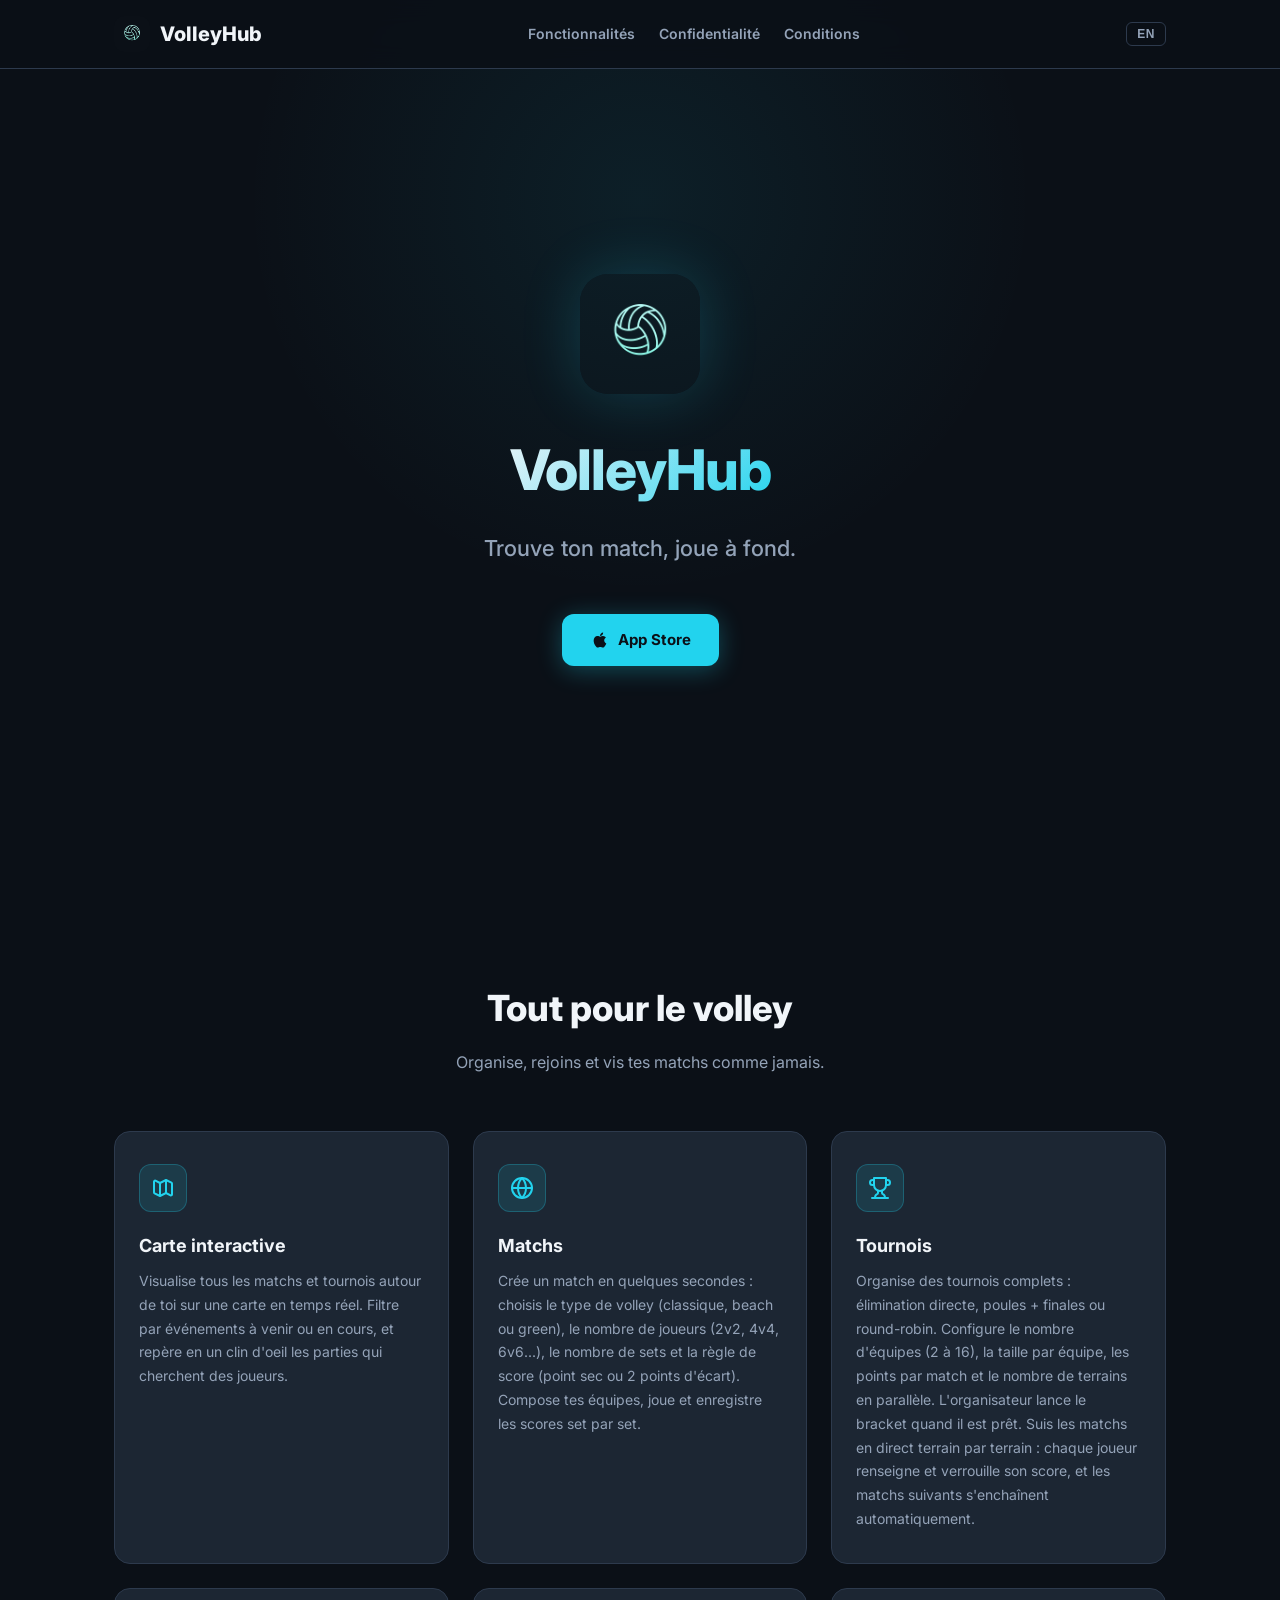
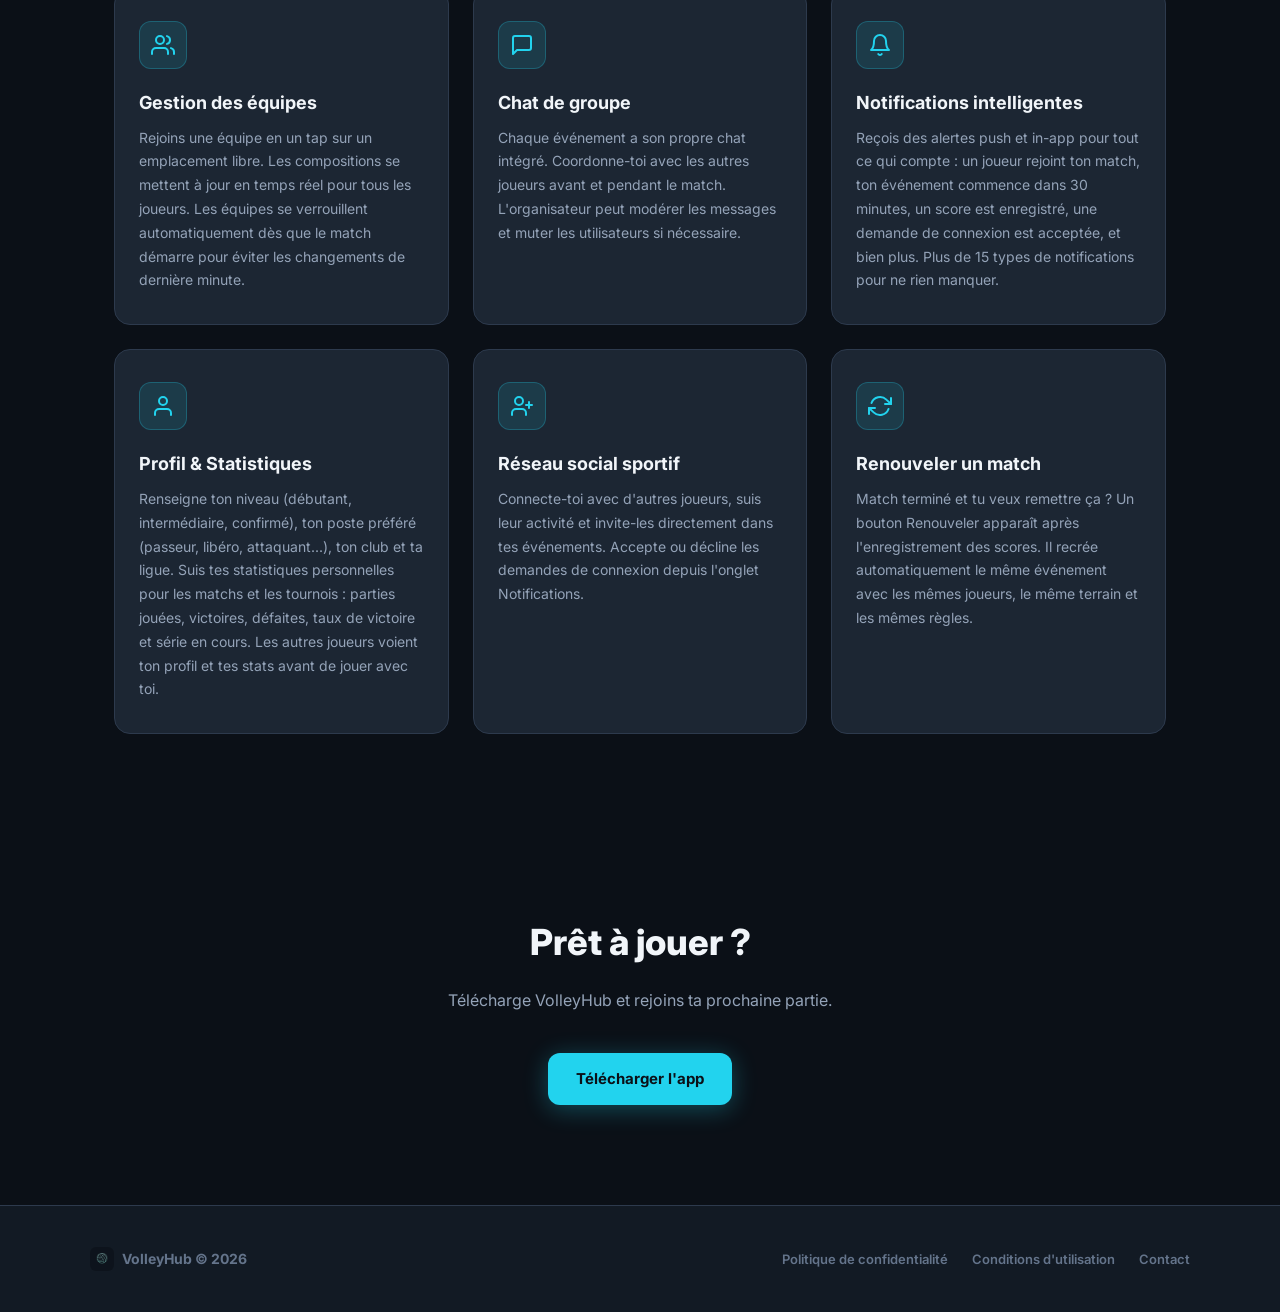
<file: index.html>
<!DOCTYPE html>
<html lang="fr">
<head>
  <meta charset="UTF-8" />
  <meta name="viewport" content="width=device-width, initial-scale=1.0" />
  <title>VolleyHub - Trouve ton match, joue à fond</title>
  <meta name="description" content="VolleyHub est l'application mobile pour organiser et rejoindre des matchs et tournois de volley-ball près de chez toi." />
  <link rel="icon" href="assets/logo.png" />
  <link rel="preconnect" href="https://fonts.googleapis.com" />
  <link rel="preconnect" href="https://fonts.gstatic.com" crossorigin />
  <link href="https://fonts.googleapis.com/css2?family=Inter:wght@400;500;600;700;800&display=swap" rel="stylesheet" />
  <link rel="stylesheet" href="style.css" />
</head>
<body>

  <!-- Navigation -->
  <nav class="nav">
    <div class="nav-inner">
      <a href="/" class="nav-brand">
        <img src="assets/logo.png" alt="VolleyHub" class="nav-logo" />
        VolleyHub
      </a>
      <ul class="nav-links" id="nav-links">
        <li><a href="#features" data-i18n="nav.features">Fonctionnalités</a></li>
        <li><a href="privacy.html" data-i18n="nav.privacy">Confidentialité</a></li>
        <li><a href="terms.html" data-i18n="nav.terms">Conditions</a></li>
      </ul>
      <div class="nav-right">
        <button id="lang-switch" class="lang-btn">EN</button>
        <button class="nav-burger" id="nav-burger" aria-label="Menu">
          <span></span><span></span><span></span>
        </button>
      </div>
    </div>
  </nav>

  <!-- Hero -->
  <section class="hero">
    <img src="assets/logo.png" alt="VolleyHub" class="hero-logo" />
    <h1>VolleyHub</h1>
    <p class="hero-tagline" data-i18n="hero.tagline">Trouve ton match, joue à fond.</p>
    <div class="hero-cta">
      <a href="#" class="btn btn-primary">
        <svg width="20" height="20" viewBox="0 0 24 24" fill="currentColor"><path d="M17.05 20.28c-.98.95-2.05.8-3.08.35-1.09-.46-2.09-.48-3.24 0-1.44.62-2.2.44-3.06-.35C2.79 15.25 3.51 7.59 9.05 7.31c1.35.07 2.29.74 3.08.8 1.18-.24 2.31-.93 3.57-.84 1.51.12 2.65.72 3.4 1.8-3.12 1.87-2.38 5.98.48 7.13-.57 1.5-1.31 2.99-2.54 4.09zM12.03 7.25c-.15-2.23 1.66-4.07 3.74-4.25.29 2.58-2.34 4.5-3.74 4.25z"/></svg>
        <span data-i18n="hero.appstore">App Store</span>
      </a>
    </div>
  </section>

  <!-- Features -->
  <section class="features" id="features">
    <h2 class="features-title" data-i18n="features.title">Tout pour le volley</h2>
    <p class="features-subtitle" data-i18n="features.subtitle">Organise, rejoins et vis tes matchs comme jamais.</p>
    <div class="features-grid">
      <div class="feature-card">
        <div class="feature-icon">
          <svg viewBox="0 0 24 24" fill="none" stroke="currentColor" stroke-width="2" stroke-linecap="round" stroke-linejoin="round"><path d="M9 20l-5.447-2.724A1 1 0 0 1 3 16.382V5.618a1 1 0 0 1 1.447-.894L9 7m0 13l6-3m-6 3V7m6 10l4.553 2.276A1 1 0 0 0 21 18.382V7.618a1 1 0 0 0-.553-.894L15 4m0 13V4m0 0L9 7"/></svg>
        </div>
        <h3 data-i18n="features.map.title">Carte interactive</h3>
        <p data-i18n="features.map.desc">Visualise tous les matchs et tournois autour de toi sur une carte en temps réel. Filtre par événements à venir ou en cours, et repère en un clin d'oeil les parties qui cherchent des joueurs.</p>
      </div>
      <div class="feature-card">
        <div class="feature-icon">
          <svg viewBox="0 0 24 24" fill="none" stroke="currentColor" stroke-width="2" stroke-linecap="round" stroke-linejoin="round"><circle cx="12" cy="12" r="10"/><path d="M12 2a14.5 14.5 0 0 0 0 20"/><path d="M12 2a14.5 14.5 0 0 1 0 20"/><path d="M2 12h20"/></svg>
        </div>
        <h3 data-i18n="features.matchOnly.title">Matchs</h3>
        <p data-i18n="features.matchOnly.desc">Crée un match en quelques secondes : choisis le type de volley (classique, beach ou green), le nombre de joueurs (2v2, 4v4, 6v6...), le nombre de sets et la règle de score (point sec ou 2 points d'écart). Compose tes équipes, joue et enregistre les scores set par set.</p>
      </div>
      <div class="feature-card">
        <div class="feature-icon">
          <svg viewBox="0 0 24 24" fill="none" stroke="currentColor" stroke-width="2" stroke-linecap="round" stroke-linejoin="round"><path d="M6 9H4.5a2.5 2.5 0 0 1 0-5H6"/><path d="M18 9h1.5a2.5 2.5 0 0 0 0-5H18"/><path d="M4 22h16"/><path d="M10 14.66V17c0 .55-.47.98-.97 1.21C7.85 18.75 7 20.24 7 22"/><path d="M14 14.66V17c0 .55.47.98.97 1.21C16.15 18.75 17 20.24 17 22"/><path d="M18 2H6v7a6 6 0 0 0 12 0V2Z"/></svg>
        </div>
        <h3 data-i18n="features.tournamentOnly.title">Tournois</h3>
        <p data-i18n="features.tournamentOnly.desc">Organise des tournois complets : élimination directe, poules + finales ou round-robin. Configure le nombre d'équipes (2 à 16), la taille par équipe, les points par match et le nombre de terrains en parallèle. L'organisateur lance le bracket quand il est prêt. Suis les matchs en direct terrain par terrain : chaque joueur renseigne et verrouille son score, et les matchs suivants s'enchaînent automatiquement.</p>
      </div>
      <div class="feature-card">
        <div class="feature-icon">
          <svg viewBox="0 0 24 24" fill="none" stroke="currentColor" stroke-width="2" stroke-linecap="round" stroke-linejoin="round"><path d="M17 21v-2a4 4 0 0 0-4-4H5a4 4 0 0 0-4 4v2"/><circle cx="9" cy="7" r="4"/><path d="M23 21v-2a4 4 0 0 0-3-3.87"/><path d="M16 3.13a4 4 0 0 1 0 7.75"/></svg>
        </div>
        <h3 data-i18n="features.teams.title">Gestion des équipes</h3>
        <p data-i18n="features.teams.desc">Rejoins une équipe en un tap sur un emplacement libre. Les compositions se mettent à jour en temps réel pour tous les joueurs. Les équipes se verrouillent automatiquement dès que le match démarre pour éviter les changements de dernière minute.</p>
      </div>
      <div class="feature-card">
        <div class="feature-icon">
          <svg viewBox="0 0 24 24" fill="none" stroke="currentColor" stroke-width="2" stroke-linecap="round" stroke-linejoin="round"><path d="M21 15a2 2 0 0 1-2 2H7l-4 4V5a2 2 0 0 1 2-2h14a2 2 0 0 1 2 2z"/></svg>
        </div>
        <h3 data-i18n="features.chat.title">Chat de groupe</h3>
        <p data-i18n="features.chat.desc">Chaque événement a son propre chat intégré. Coordonne-toi avec les autres joueurs avant et pendant le match. L'organisateur peut modérer les messages et muter les utilisateurs si nécessaire.</p>
      </div>
      <div class="feature-card">
        <div class="feature-icon">
          <svg viewBox="0 0 24 24" fill="none" stroke="currentColor" stroke-width="2" stroke-linecap="round" stroke-linejoin="round"><path d="M18 8A6 6 0 0 0 6 8c0 7-3 9-3 9h18s-3-2-3-9"/><path d="M13.73 21a2 2 0 0 1-3.46 0"/></svg>
        </div>
        <h3 data-i18n="features.notifs.title">Notifications intelligentes</h3>
        <p data-i18n="features.notifs.desc">Reçois des alertes push et in-app pour tout ce qui compte : un joueur rejoint ton match, ton événement commence dans 30 minutes, un score est enregistré, une demande de connexion est acceptée, et bien plus. Plus de 15 types de notifications pour ne rien manquer.</p>
      </div>
      <div class="feature-card">
        <div class="feature-icon">
          <svg viewBox="0 0 24 24" fill="none" stroke="currentColor" stroke-width="2" stroke-linecap="round" stroke-linejoin="round"><path d="M20 21v-2a4 4 0 0 0-4-4H8a4 4 0 0 0-4 4v2"/><circle cx="12" cy="7" r="4"/></svg>
        </div>
        <h3 data-i18n="features.profile.title">Profil & Statistiques</h3>
        <p data-i18n="features.profile.desc">Renseigne ton niveau (débutant, intermédiaire, confirmé), ton poste préféré (passeur, libéro, attaquant...), ton club et ta ligue. Suis tes statistiques personnelles pour les matchs et les tournois : parties jouées, victoires, défaites, taux de victoire et série en cours. Les autres joueurs voient ton profil et tes stats avant de jouer avec toi.</p>
      </div>
      <div class="feature-card">
        <div class="feature-icon">
          <svg viewBox="0 0 24 24" fill="none" stroke="currentColor" stroke-width="2" stroke-linecap="round" stroke-linejoin="round"><path d="M16 21v-2a4 4 0 0 0-4-4H6a4 4 0 0 0-4 4v2"/><circle cx="9" cy="7" r="4"/><path d="M19 8v6"/><path d="M22 11h-6"/></svg>
        </div>
        <h3 data-i18n="features.social.title">Réseau social sportif</h3>
        <p data-i18n="features.social.desc">Connecte-toi avec d'autres joueurs, suis leur activité et invite-les directement dans tes événements. Accepte ou décline les demandes de connexion depuis l'onglet Notifications.</p>
      </div>
      <div class="feature-card">
        <div class="feature-icon">
          <svg viewBox="0 0 24 24" fill="none" stroke="currentColor" stroke-width="2" stroke-linecap="round" stroke-linejoin="round"><polyline points="23 4 23 10 17 10"/><polyline points="1 20 1 14 7 14"/><path d="M3.51 9a9 9 0 0 1 14.85-3.36L23 10M1 14l4.64 4.36A9 9 0 0 0 20.49 15"/></svg>
        </div>
        <h3 data-i18n="features.renew.title">Renouveler un match</h3>
        <p data-i18n="features.renew.desc">Match terminé et tu veux remettre ça ? Un bouton Renouveler apparaît après l'enregistrement des scores. Il recrée automatiquement le même événement avec les mêmes joueurs, le même terrain et les mêmes règles.</p>
      </div>
    </div>
  </section>

  <!-- CTA -->
  <section class="cta">
    <h2 data-i18n="cta.title">Prêt à jouer ?</h2>
    <p data-i18n="cta.subtitle">Télécharge VolleyHub et rejoins ta prochaine partie.</p>
    <div class="hero-cta">
      <a href="#" class="btn btn-primary" data-i18n="cta.button">Télécharger l'app</a>
    </div>
  </section>

  <!-- Footer -->
  <footer class="footer">
    <div class="footer-inner">
      <div class="footer-brand">
        <img src="assets/logo.png" alt="" class="footer-logo" />
        VolleyHub &copy; 2026
      </div>
      <ul class="footer-links">
        <li><a href="privacy.html" data-i18n="footer.privacy">Politique de confidentialité</a></li>
        <li><a href="terms.html" data-i18n="footer.terms">Conditions d'utilisation</a></li>
        <li><a href="mailto:contact@volleyhub.io" data-i18n="footer.contact">Contact</a></li>
      </ul>
    </div>
  </footer>

  <script src="i18n.js"></script>
</body>
</html>
</file>
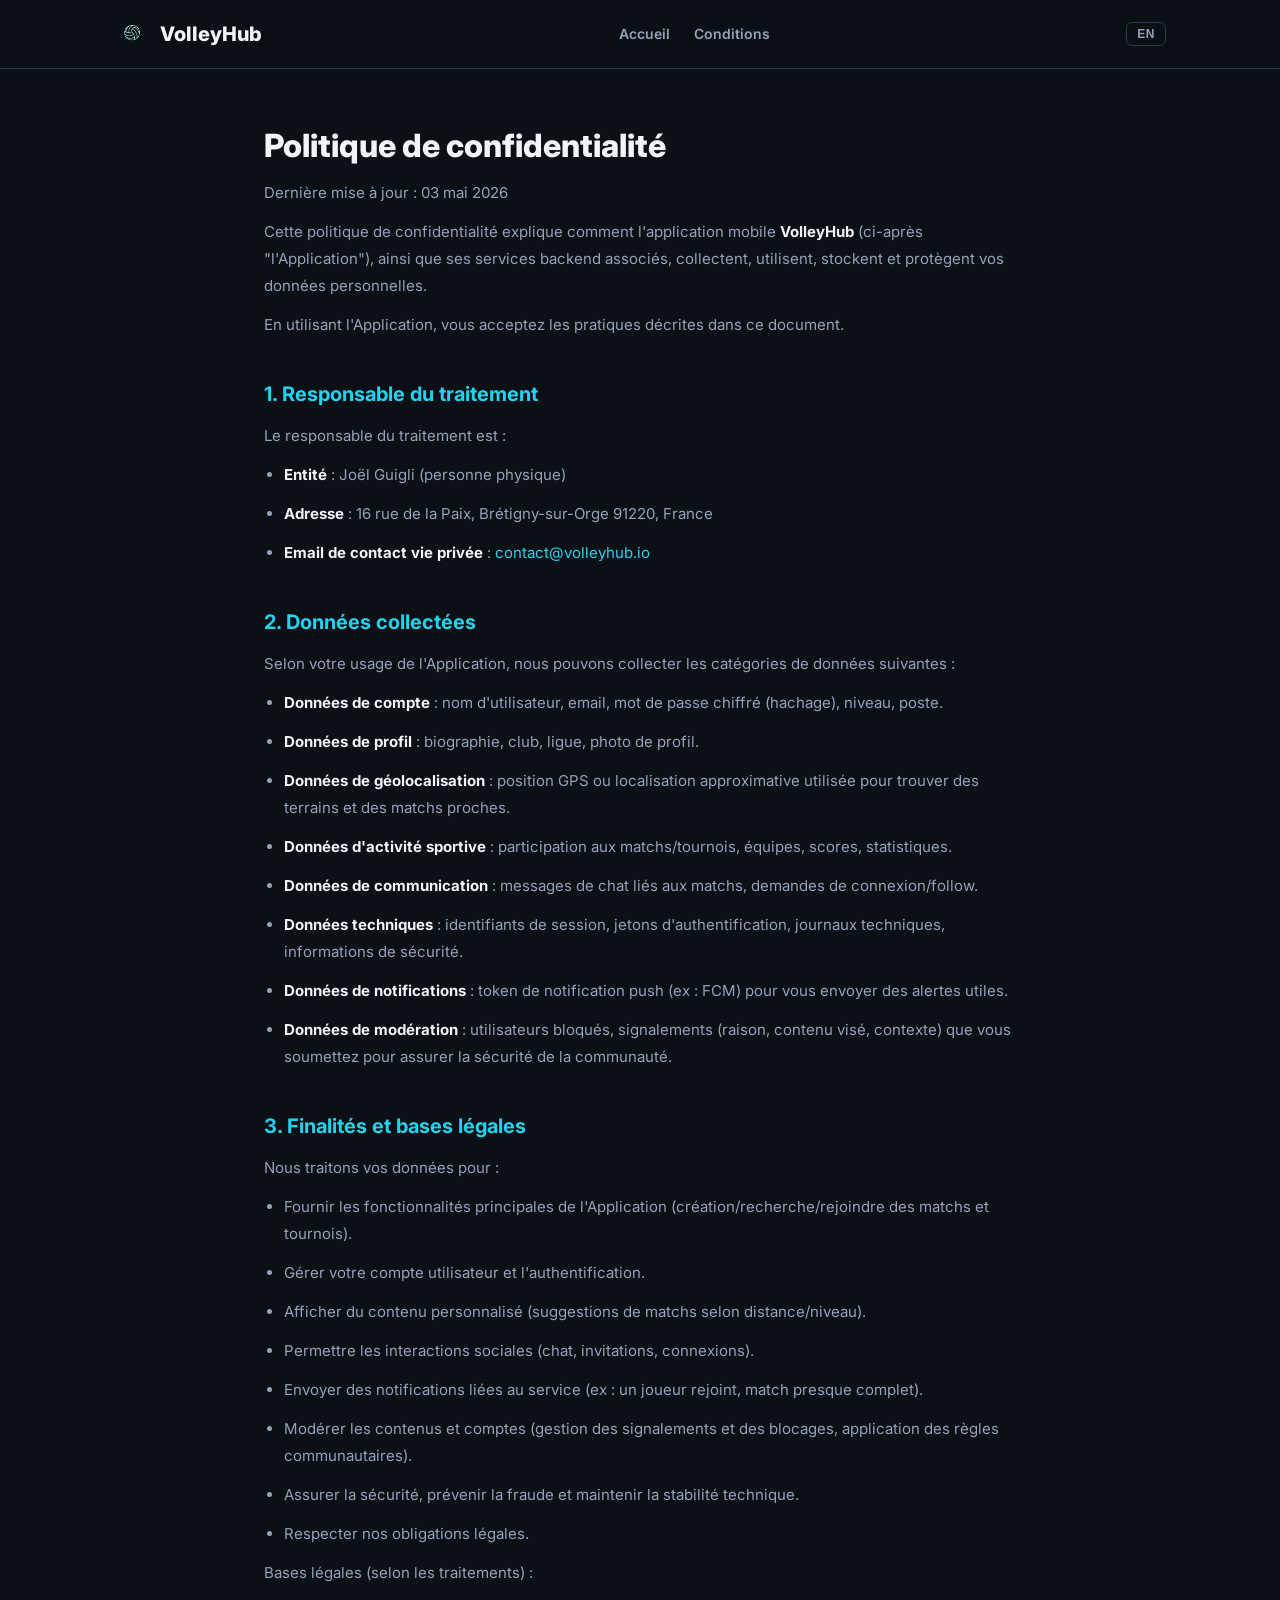
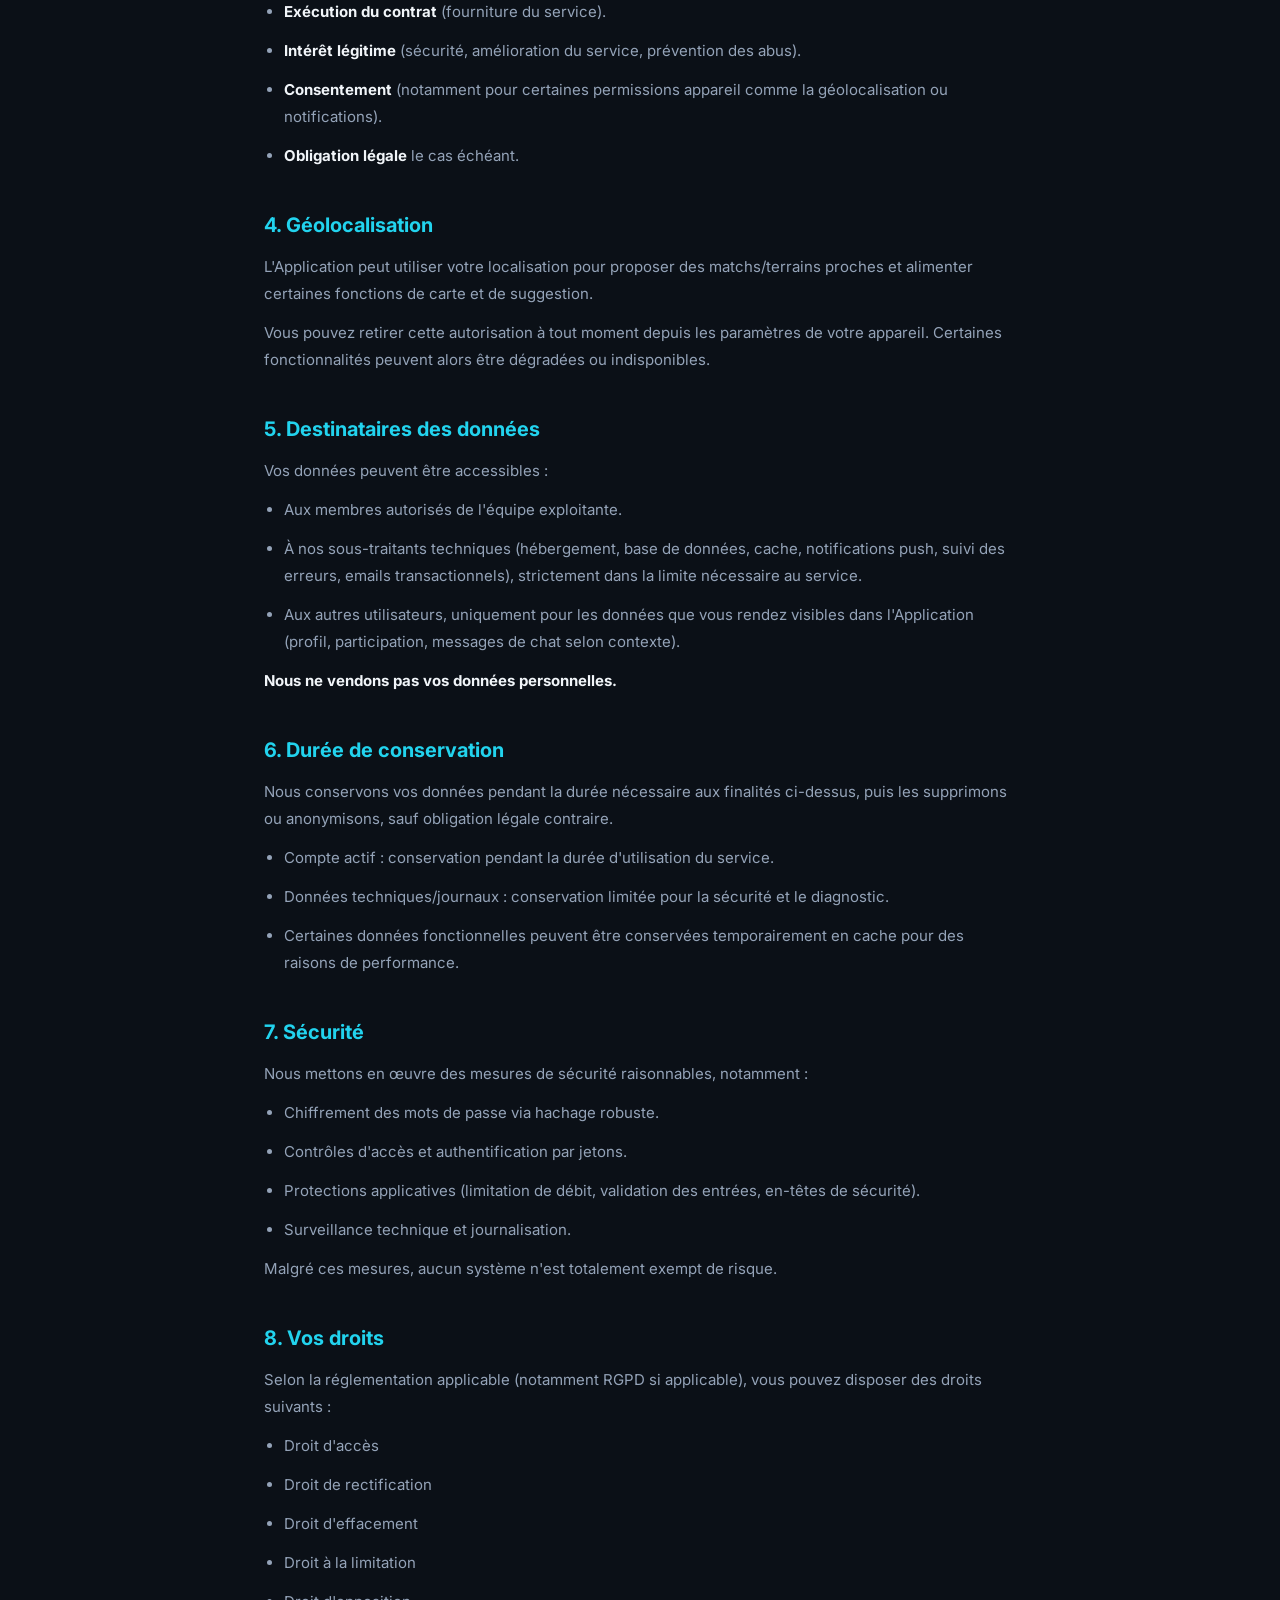
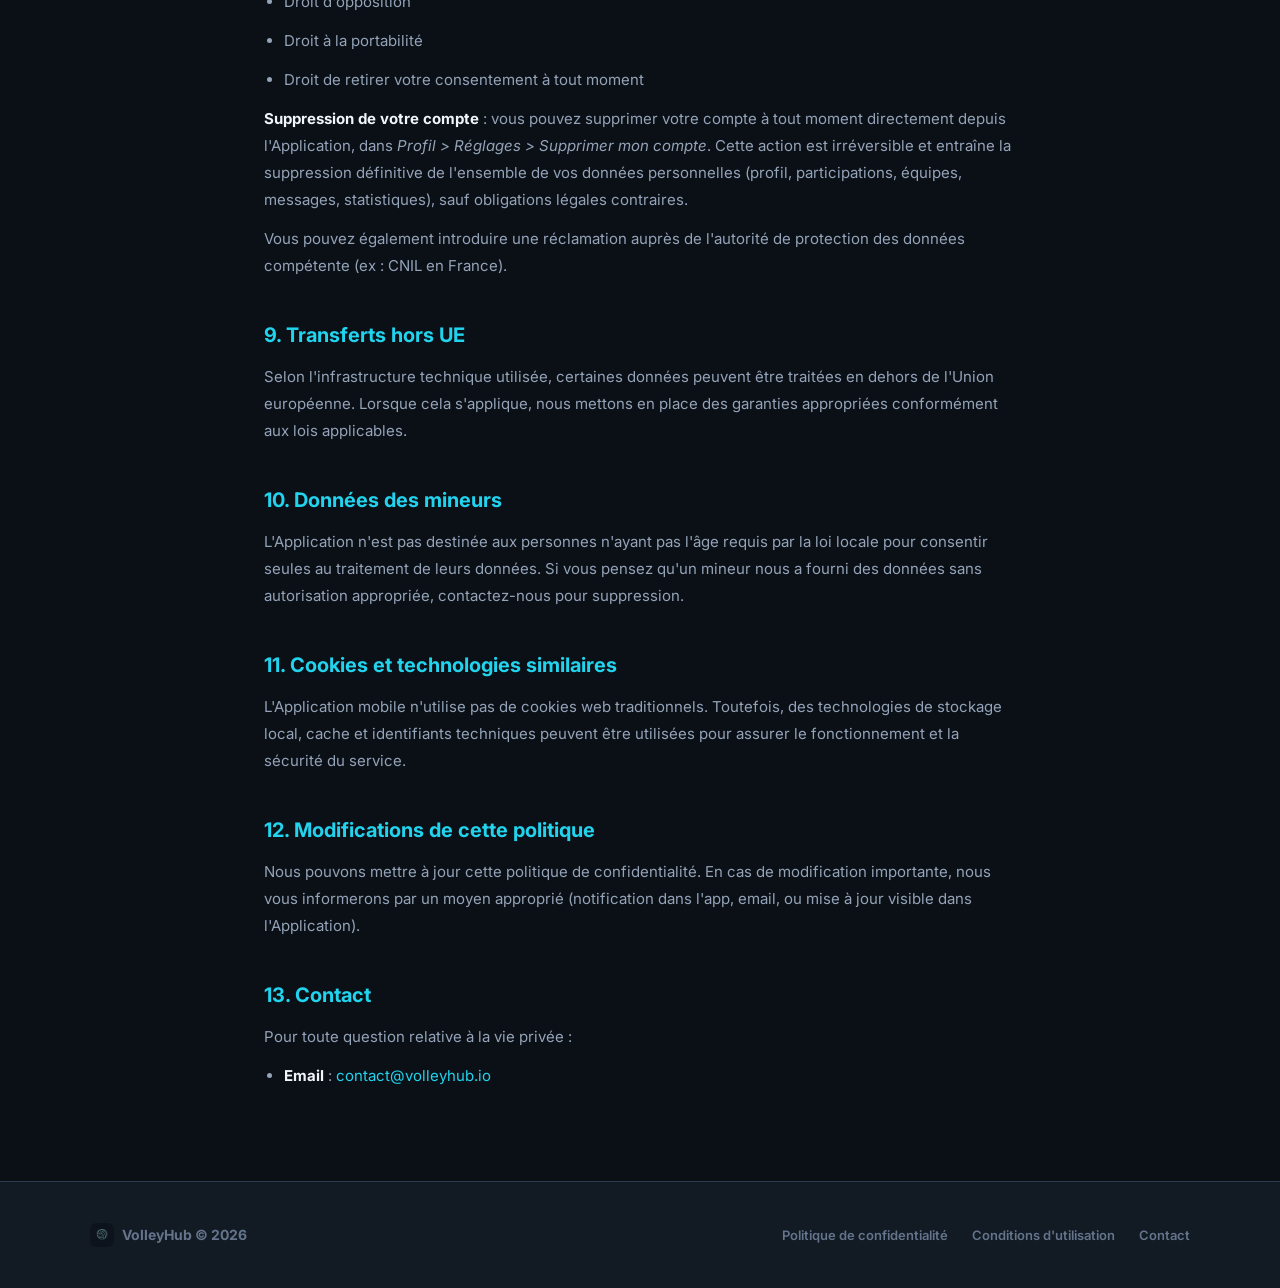
<file: privacy.html>
<!DOCTYPE html>
<html lang="fr">
<head>
  <meta charset="UTF-8" />
  <meta name="viewport" content="width=device-width, initial-scale=1.0" />
  <title>Politique de confidentialité - VolleyHub</title>
  <link rel="icon" href="assets/logo.png" />
  <link rel="preconnect" href="https://fonts.googleapis.com" />
  <link rel="preconnect" href="https://fonts.gstatic.com" crossorigin />
  <link href="https://fonts.googleapis.com/css2?family=Inter:wght@400;500;600;700;800&display=swap" rel="stylesheet" />
  <link rel="stylesheet" href="style.css" />
</head>
<body>

  <nav class="nav">
    <div class="nav-inner">
      <a href="/" class="nav-brand">
        <img src="assets/logo.png" alt="VolleyHub" class="nav-logo" />
        VolleyHub
      </a>
      <ul class="nav-links" id="nav-links">
        <li><a href="/">Accueil</a></li>
        <li><a href="terms.html" data-i18n="nav.terms">Conditions</a></li>
      </ul>
      <div class="nav-right">
        <button id="lang-switch" class="lang-btn">EN</button>
        <button class="nav-burger" id="nav-burger" aria-label="Menu">
          <span></span><span></span><span></span>
        </button>
      </div>
    </div>
  </nav>

  <main class="legal">
    <h1 data-legal="title">Politique de confidentialité</h1>
    <p class="legal-date" data-legal="date">Dernière mise à jour : 02 avril 2026</p>
    <div data-legal="body"></div>
  </main>

  <footer class="footer">
    <div class="footer-inner">
      <div class="footer-brand">
        <img src="assets/logo.png" alt="" class="footer-logo" />
        VolleyHub &copy; 2026
      </div>
      <ul class="footer-links">
        <li><a href="privacy.html" data-i18n="footer.privacy">Confidentialité</a></li>
        <li><a href="terms.html" data-i18n="footer.terms">Conditions</a></li>
        <li><a href="mailto:contact@volleyhub.io" data-i18n="footer.contact">Contact</a></li>
      </ul>
    </div>
  </footer>

  <script src="i18n.js"></script>
  <script src="legal-i18n.js"></script>
  <script>document.addEventListener('DOMContentLoaded', () => applyLegalI18n('privacy'));</script>
  <script>
    // Re-apply legal content when language changes
    const origSetLang = window.setLang;
    if (origSetLang) {
      window.setLang = function(lang) { origSetLang(lang); applyLegalI18n('privacy'); };
    }
  </script>
</body>
</html>
</file>
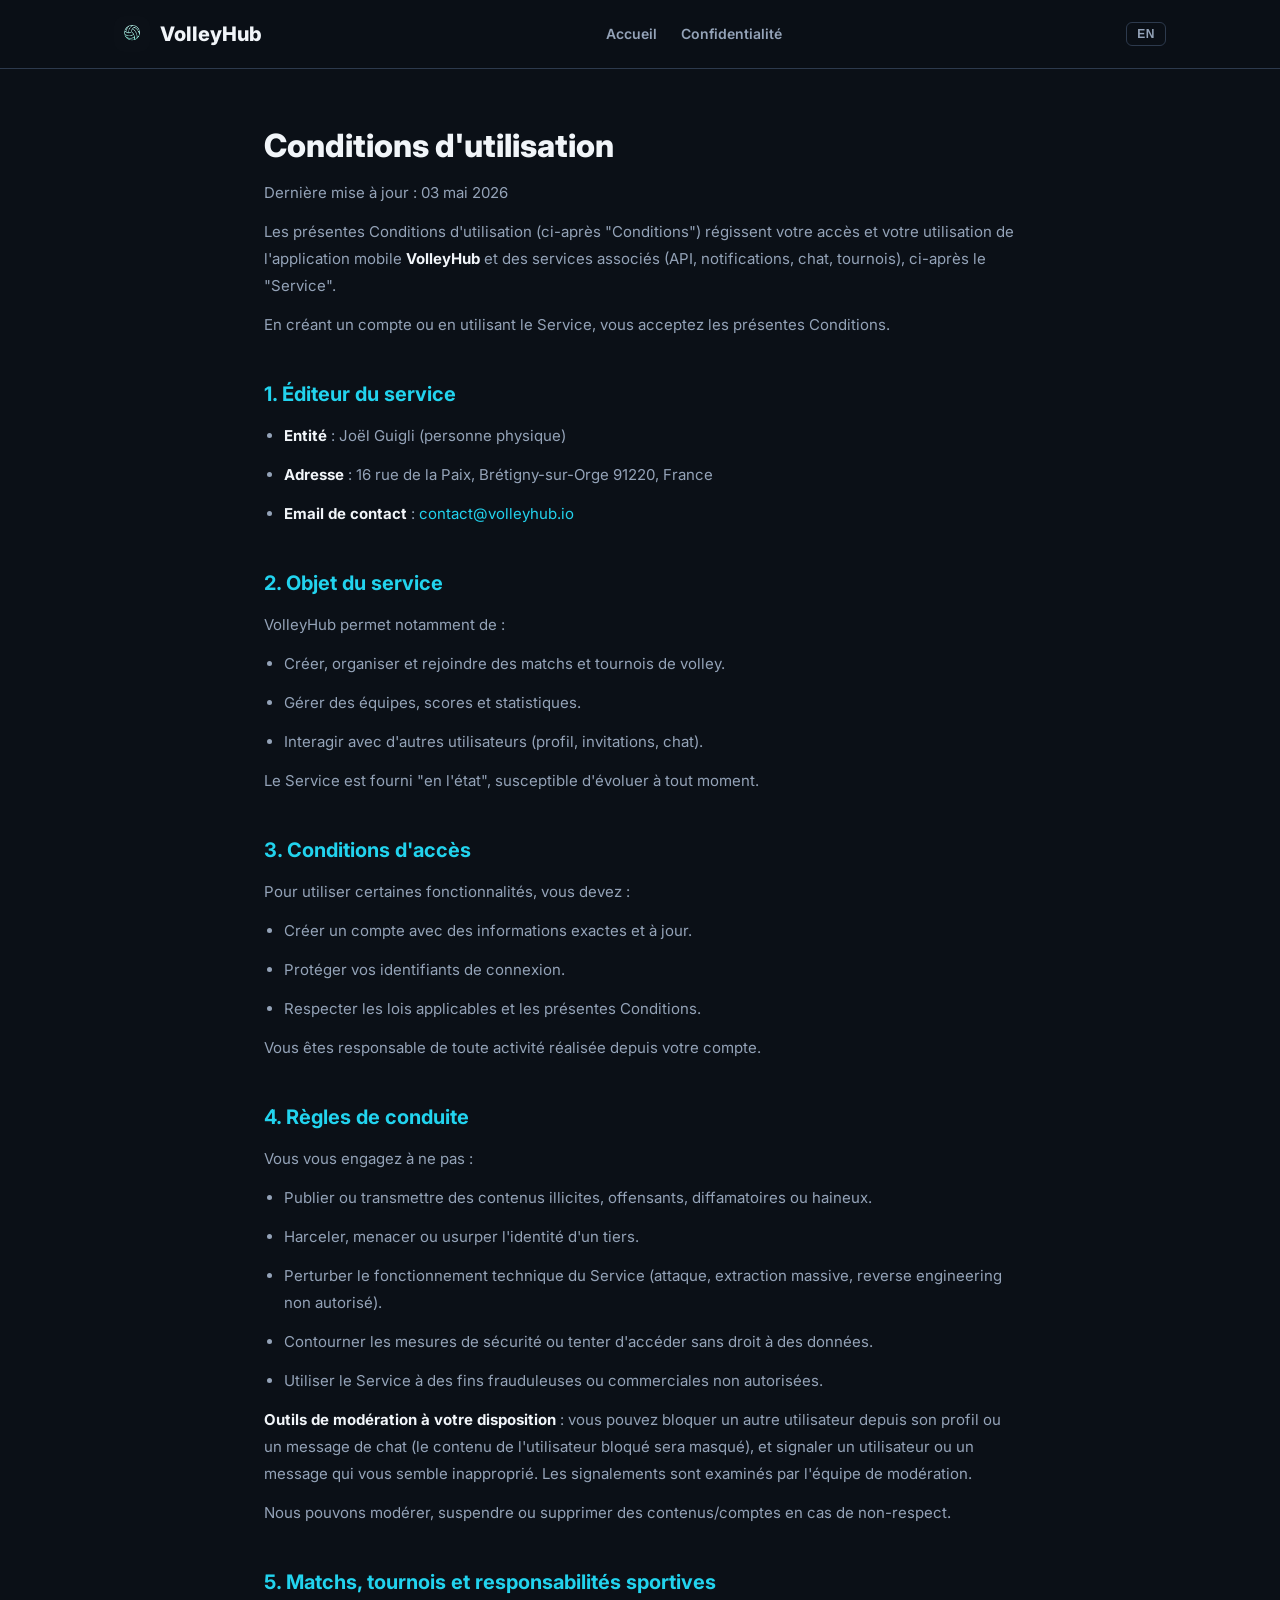
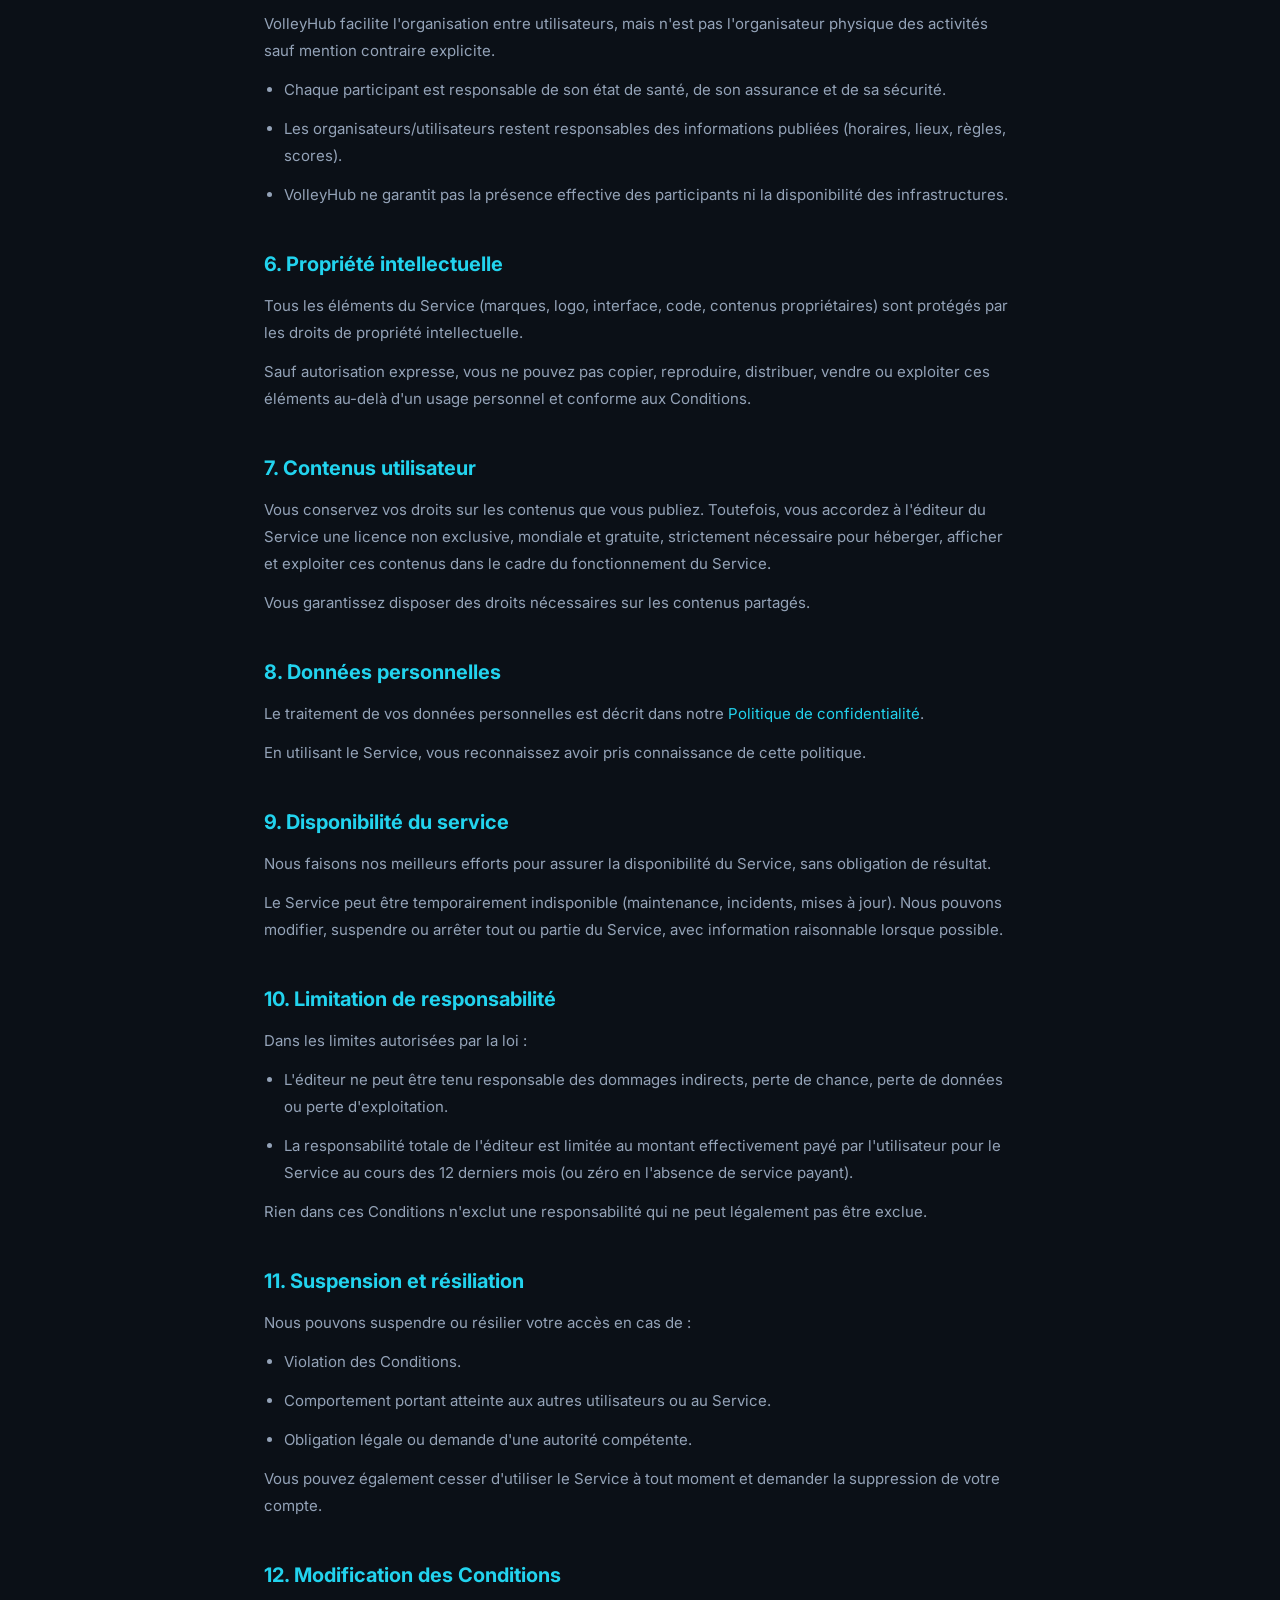
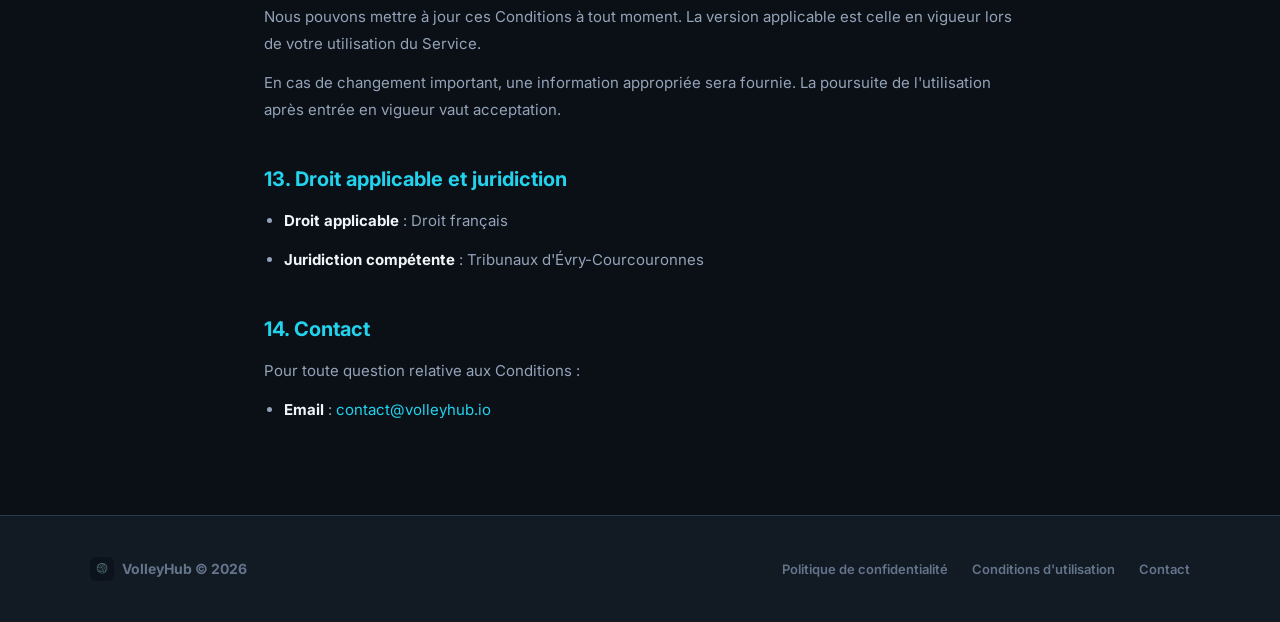
<file: terms.html>
<!DOCTYPE html>
<html lang="fr">
<head>
  <meta charset="UTF-8" />
  <meta name="viewport" content="width=device-width, initial-scale=1.0" />
  <title>Conditions d'utilisation - VolleyHub</title>
  <link rel="icon" href="assets/logo.png" />
  <link rel="preconnect" href="https://fonts.googleapis.com" />
  <link rel="preconnect" href="https://fonts.gstatic.com" crossorigin />
  <link href="https://fonts.googleapis.com/css2?family=Inter:wght@400;500;600;700;800&display=swap" rel="stylesheet" />
  <link rel="stylesheet" href="style.css" />
</head>
<body>

  <nav class="nav">
    <div class="nav-inner">
      <a href="/" class="nav-brand">
        <img src="assets/logo.png" alt="VolleyHub" class="nav-logo" />
        VolleyHub
      </a>
      <ul class="nav-links" id="nav-links">
        <li><a href="/">Accueil</a></li>
        <li><a href="privacy.html" data-i18n="nav.privacy">Confidentialité</a></li>
      </ul>
      <div class="nav-right">
        <button id="lang-switch" class="lang-btn">EN</button>
        <button class="nav-burger" id="nav-burger" aria-label="Menu">
          <span></span><span></span><span></span>
        </button>
      </div>
    </div>
  </nav>

  <main class="legal">
    <h1 data-legal="title">Conditions d'utilisation</h1>
    <p class="legal-date" data-legal="date">Dernière mise à jour : 02 avril 2026</p>
    <div data-legal="body"></div>
  </main>

  <footer class="footer">
    <div class="footer-inner">
      <div class="footer-brand">
        <img src="assets/logo.png" alt="" class="footer-logo" />
        VolleyHub &copy; 2026
      </div>
      <ul class="footer-links">
        <li><a href="privacy.html" data-i18n="footer.privacy">Confidentialité</a></li>
        <li><a href="terms.html" data-i18n="footer.terms">Conditions</a></li>
        <li><a href="mailto:contact@volleyhub.io" data-i18n="footer.contact">Contact</a></li>
      </ul>
    </div>
  </footer>

  <script src="i18n.js"></script>
  <script src="legal-i18n.js"></script>
  <script>document.addEventListener('DOMContentLoaded', () => applyLegalI18n('terms'));</script>
  <script>
    // Re-apply legal content when language changes
    const origSetLang = window.setLang;
    if (origSetLang) {
      window.setLang = function(lang) { origSetLang(lang); applyLegalI18n('terms'); };
    }
  </script>
</body>
</html>
</file>
<file: style.css>
/* ── VolleyHub Landing Page ── */

:root {
  --bg: #0b1017;
  --surface: #121a24;
  --card: #1c2633;
  --border: #2d3a4d;
  --primary: #22d3ee;
  --primary-dark: #5eead4;
  --secondary: #fb923c;
  --text: #f1f5f9;
  --text-secondary: #94a3b8;
  --text-muted: #64748b;
  --success: #4ade80;
  --radius: 16px;
}

*, *::before, *::after {
  margin: 0;
  padding: 0;
  box-sizing: border-box;
}

html {
  scroll-behavior: smooth;
}

body {
  font-family: 'Inter', system-ui, -apple-system, sans-serif;
  background: var(--bg);
  color: var(--text);
  line-height: 1.6;
  -webkit-font-smoothing: antialiased;
}

a {
  color: var(--primary);
  text-decoration: none;
  transition: opacity 0.2s;
}
a:hover {
  opacity: 0.8;
}

/* ── Navigation ── */

.nav {
  position: fixed;
  top: 0;
  left: 0;
  right: 0;
  z-index: 100;
  background: rgba(11, 16, 23, 0.85);
  backdrop-filter: blur(12px);
  -webkit-backdrop-filter: blur(12px);
  border-bottom: 1px solid var(--border);
}

.nav-inner {
  max-width: 1100px;
  margin: 0 auto;
  padding: 16px 24px;
  display: flex;
  align-items: center;
  justify-content: space-between;
}

.nav-brand {
  display: flex;
  align-items: center;
  gap: 10px;
  font-size: 20px;
  font-weight: 800;
  color: var(--text);
}

.nav-logo {
  width: 36px;
  height: 36px;
  border-radius: 10px;
}

.nav-right {
  display: flex;
  align-items: center;
  gap: 16px;
}

.nav-links {
  display: flex;
  gap: 24px;
  list-style: none;
  align-items: center;
}

.nav-links a {
  color: var(--text-secondary);
  font-size: 14px;
  font-weight: 600;
  transition: color 0.2s;
}

.lang-btn {
  background: transparent;
  border: 1.5px solid var(--border);
  color: var(--text-secondary);
  font-size: 12px;
  font-weight: 700;
  padding: 4px 10px;
  border-radius: 6px;
  cursor: pointer;
  transition: border-color 0.2s, color 0.2s;
  letter-spacing: 0.5px;
}
.lang-btn:hover {
  border-color: var(--primary);
  color: var(--primary);
}
.nav-links a:hover {
  color: var(--primary);
  opacity: 1;
}

/* Burger button — hidden on desktop */
.nav-burger {
  display: none;
  background: none;
  border: none;
  cursor: pointer;
  padding: 4px;
  width: 32px;
  height: 24px;
  flex-direction: column;
  justify-content: space-between;
}
.nav-burger span {
  display: block;
  width: 100%;
  height: 2px;
  background: var(--text);
  border-radius: 2px;
  transition: transform 0.3s, opacity 0.3s;
}
/* Animate to X when open */
.nav-burger.open span:nth-child(1) {
  transform: translateY(11px) rotate(45deg);
}
.nav-burger.open span:nth-child(2) {
  opacity: 0;
}
.nav-burger.open span:nth-child(3) {
  transform: translateY(-11px) rotate(-45deg);
}

/* ── Hero ── */

.hero {
  min-height: 100vh;
  display: flex;
  flex-direction: column;
  align-items: center;
  justify-content: center;
  text-align: center;
  padding: 120px 24px 80px;
  position: relative;
  overflow: hidden;
}

.hero::before {
  content: '';
  position: absolute;
  top: -200px;
  left: 50%;
  transform: translateX(-50%);
  width: 800px;
  height: 800px;
  background: radial-gradient(circle, rgba(34, 211, 238, 0.08) 0%, transparent 70%);
  pointer-events: none;
}

.hero-logo {
  width: 120px;
  height: 120px;
  border-radius: 28px;
  margin-bottom: 32px;
  box-shadow: 0 0 60px rgba(34, 211, 238, 0.2);
}

.hero h1 {
  font-size: 56px;
  font-weight: 800;
  letter-spacing: -1px;
  margin-bottom: 16px;
  background: linear-gradient(135deg, var(--text) 0%, var(--primary) 100%);
  -webkit-background-clip: text;
  -webkit-text-fill-color: transparent;
  background-clip: text;
}

.hero-tagline {
  font-size: 22px;
  color: var(--text-secondary);
  max-width: 500px;
  margin-bottom: 48px;
  font-weight: 500;
}

.hero-cta {
  display: flex;
  gap: 16px;
  flex-wrap: wrap;
  justify-content: center;
}

.btn {
  display: inline-flex;
  align-items: center;
  gap: 8px;
  padding: 14px 28px;
  border-radius: 12px;
  font-size: 15px;
  font-weight: 700;
  border: none;
  cursor: pointer;
  transition: transform 0.2s, box-shadow 0.2s;
}
.btn:hover {
  transform: translateY(-2px);
  opacity: 1;
}

.btn-primary {
  background: var(--primary);
  color: var(--bg);
  box-shadow: 0 4px 24px rgba(34, 211, 238, 0.3);
}
.btn-primary:hover {
  box-shadow: 0 8px 32px rgba(34, 211, 238, 0.4);
}

.btn-outline {
  background: transparent;
  color: var(--text);
  border: 2px solid var(--border);
}
.btn-outline:hover {
  border-color: var(--primary);
  color: var(--primary);
}

/* ── Features ── */

.features {
  max-width: 1100px;
  margin: 0 auto;
  padding: 80px 24px;
}

.features-title {
  text-align: center;
  font-size: 36px;
  font-weight: 800;
  margin-bottom: 12px;
}

.features-subtitle {
  text-align: center;
  color: var(--text-secondary);
  font-size: 16px;
  margin-bottom: 56px;
}

.features-grid {
  display: grid;
  grid-template-columns: repeat(3, 1fr);
  gap: 24px;
}

.feature-card {
  background: var(--card);
  border: 1px solid var(--border);
  border-radius: var(--radius);
  padding: 32px 24px;
  transition: border-color 0.3s, transform 0.3s;
}
.feature-card:hover {
  border-color: var(--primary);
  transform: translateY(-4px);
}

.feature-icon {
  width: 48px;
  height: 48px;
  border-radius: 12px;
  background: rgba(34, 211, 238, 0.12);
  border: 1px solid rgba(34, 211, 238, 0.25);
  display: flex;
  align-items: center;
  justify-content: center;
  margin-bottom: 20px;
}

.feature-icon svg {
  width: 24px;
  height: 24px;
  color: var(--primary);
}

.feature-card h3 {
  font-size: 18px;
  font-weight: 700;
  margin-bottom: 8px;
}

.feature-card p {
  color: var(--text-secondary);
  font-size: 14px;
  line-height: 1.7;
}

/* ── Stats ── */

.stats {
  background: var(--surface);
  border-top: 1px solid var(--border);
  border-bottom: 1px solid var(--border);
  padding: 60px 24px;
}

.stats-inner {
  max-width: 800px;
  margin: 0 auto;
  display: flex;
  justify-content: space-around;
  text-align: center;
  gap: 24px;
}

.stat-value {
  font-size: 40px;
  font-weight: 800;
  color: var(--primary);
}

.stat-label {
  font-size: 14px;
  color: var(--text-muted);
  font-weight: 600;
  margin-top: 4px;
}

/* ── CTA ── */

.cta {
  text-align: center;
  padding: 100px 24px;
}

.cta h2 {
  font-size: 36px;
  font-weight: 800;
  margin-bottom: 16px;
}

.cta p {
  color: var(--text-secondary);
  font-size: 16px;
  margin-bottom: 40px;
}

/* ── Footer ── */

.footer {
  background: var(--surface);
  border-top: 1px solid var(--border);
  padding: 40px 24px;
}

.footer-inner {
  max-width: 1100px;
  margin: 0 auto;
  display: flex;
  align-items: center;
  justify-content: space-between;
  flex-wrap: wrap;
  gap: 16px;
}

.footer-brand {
  display: flex;
  align-items: center;
  gap: 8px;
  font-weight: 700;
  color: var(--text-muted);
  font-size: 14px;
}

.footer-logo {
  width: 24px;
  height: 24px;
  border-radius: 6px;
  opacity: 0.6;
}

.footer-links {
  display: flex;
  gap: 24px;
  list-style: none;
}

.footer-links a {
  color: var(--text-muted);
  font-size: 13px;
  font-weight: 600;
}
.footer-links a:hover {
  color: var(--primary);
}

/* ── Legal Pages ── */

.legal {
  max-width: 800px;
  margin: 0 auto;
  padding: 120px 24px 80px;
}

.legal h1 {
  font-size: 32px;
  font-weight: 800;
  margin-bottom: 8px;
}

.legal-date {
  color: var(--text-muted);
  font-size: 13px;
  margin-bottom: 40px;
}

.legal h2 {
  font-size: 20px;
  font-weight: 700;
  margin-top: 40px;
  margin-bottom: 12px;
  color: var(--primary);
}

.legal p,
.legal li {
  color: var(--text-secondary);
  font-size: 15px;
  line-height: 1.8;
  margin-bottom: 12px;
}

.legal ul {
  padding-left: 20px;
  margin-bottom: 12px;
}

.legal strong {
  color: var(--text);
}

/* ── Responsive ── */

@media (max-width: 768px) {
  .hero h1 { font-size: 36px; }
  .hero-tagline { font-size: 18px; }
  .features-grid { grid-template-columns: 1fr; }
  .features-title { font-size: 28px; }
  .stats-inner { flex-direction: column; gap: 32px; }
  .footer-inner { flex-direction: column; text-align: center; }

  .nav-inner {
    position: static;
  }

  .nav-burger {
    display: flex;
  }

  .nav-links {
    display: none;
    position: absolute;
    top: 100%;
    left: 0;
    right: 0;
    flex-direction: column;
    gap: 0;
    padding: 8px 0;
    background: rgba(11, 16, 23, 0.95);
    backdrop-filter: blur(12px);
    -webkit-backdrop-filter: blur(12px);
    border-bottom: 1px solid var(--border);
  }
  .nav-links.open {
    display: flex;
  }
  .nav-links li {
    padding: 0;
  }
  .nav-links a,
  .nav-links .lang-btn {
    display: block;
    padding: 14px 24px;
    font-size: 15px;
    width: 100%;
    text-align: left;
  }
  .nav-links a:hover {
    background: rgba(34, 211, 238, 0.08);
  }
}
</file>
